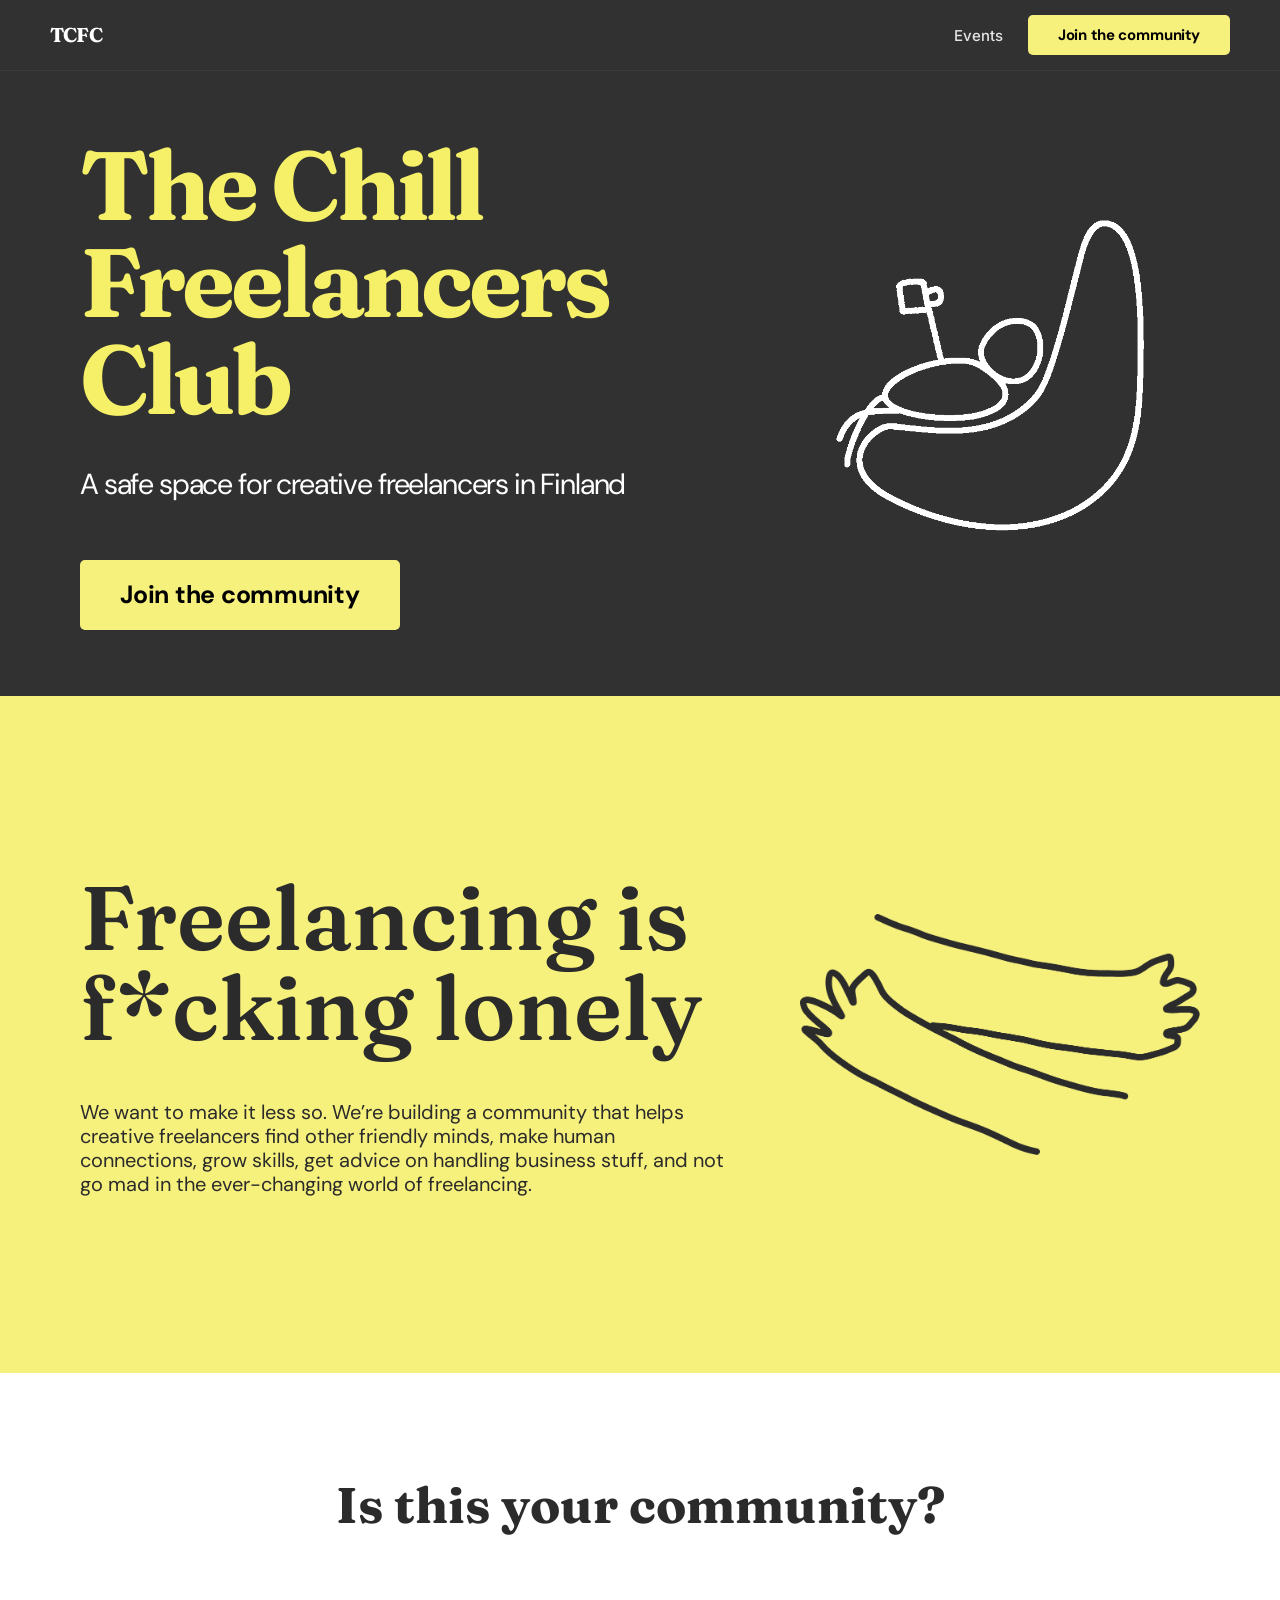
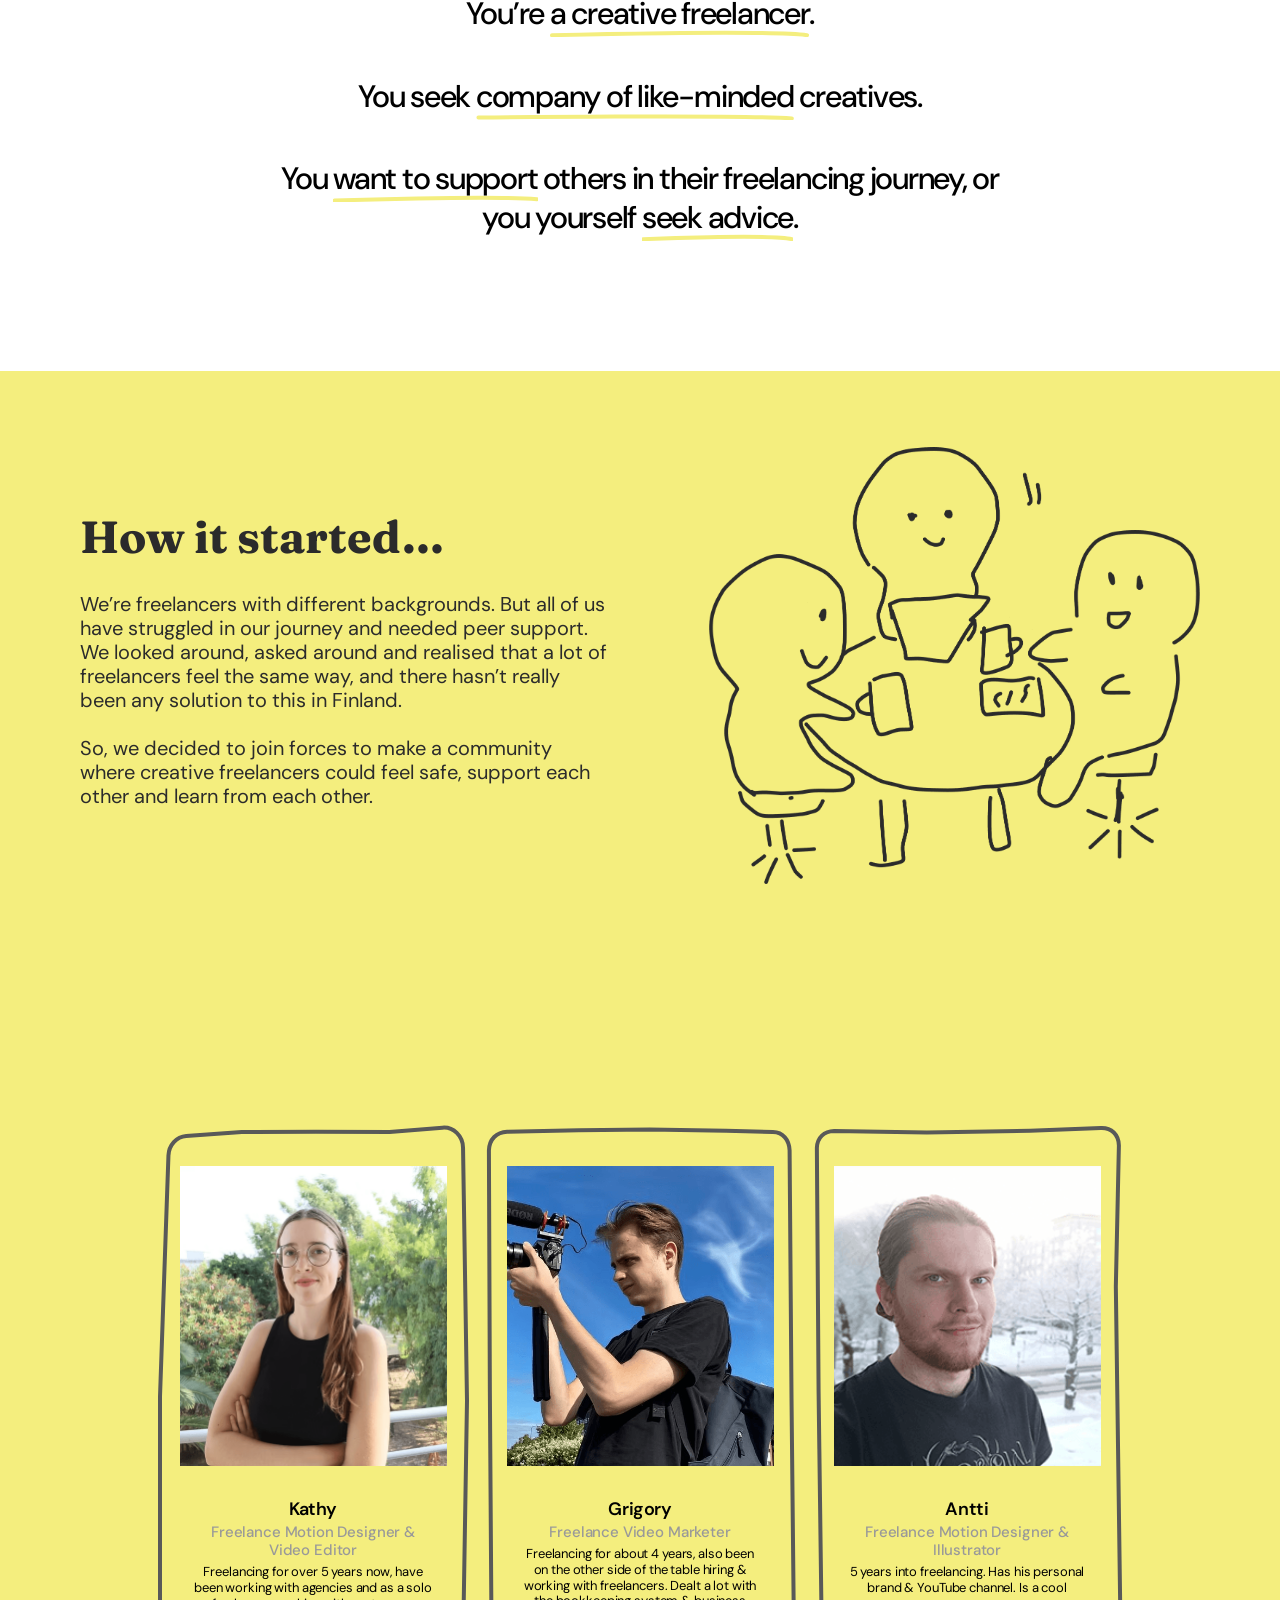
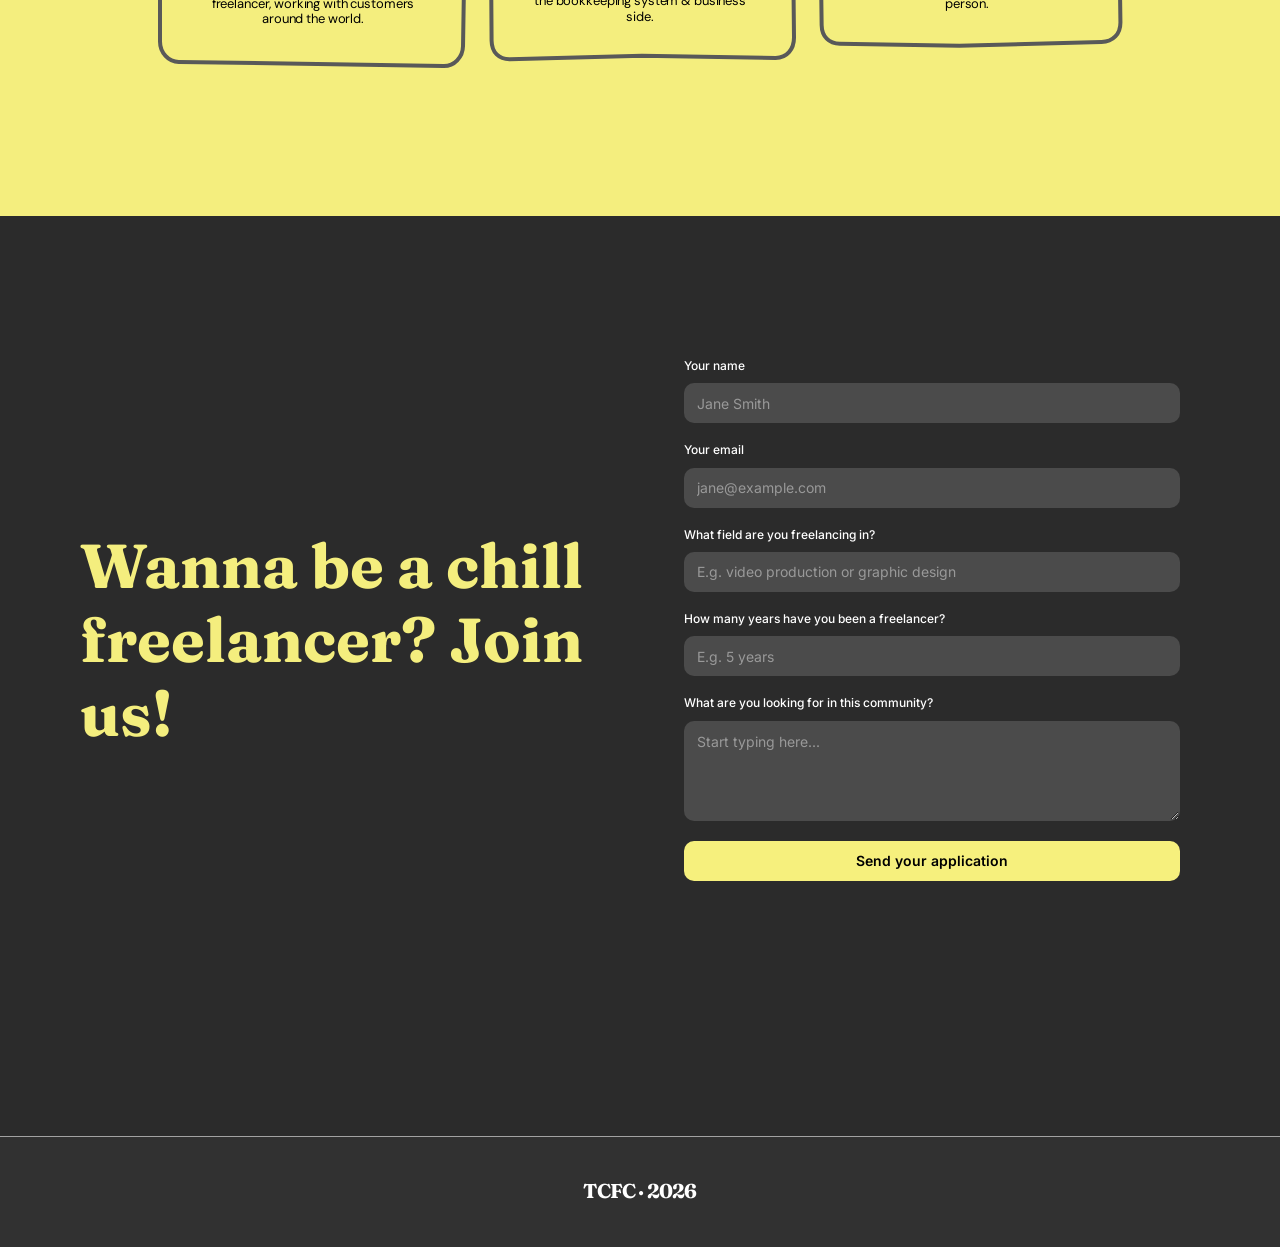
<file: index.html>
<!doctype html>
<html lang="en">
<head>
  <meta charset="utf-8">
  <meta name="viewport" content="width=device-width, initial-scale=1">
  <title>The Chill Freelancers Club</title>
  <meta name="description" content="A safe space for creative freelancers — to feel less lonely and help each other.">
  <link rel="canonical" href="https://www.chillfreelancers.com/">
  <meta name="theme-color" content="#313131">

  <meta property="og:type" content="website">
  <meta property="og:site_name" content="The Chill Freelancers Club">
  <meta property="og:title" content="The Chill Freelancers Club">
  <meta property="og:description" content="A safe space for creative freelancers — to feel less lonely and help each other.">
  <meta property="og:url" content="https://www.chillfreelancers.com/">
  <meta property="og:image" content="https://www.chillfreelancers.com/assets/og-image.png">
  <meta property="og:image:width" content="1200">
  <meta property="og:image:height" content="630">
  <meta name="twitter:card" content="summary_large_image">

  <link rel="icon" href="favicon.svg" type="image/svg+xml">
  <link rel="apple-touch-icon" href="assets/apple-touch-icon.png">

  <link rel="preconnect" href="https://fonts.googleapis.com">
  <link rel="preconnect" href="https://fonts.gstatic.com" crossorigin>
  <link href="https://fonts.googleapis.com/css2?family=DM+Sans:wght@400;500;600;700&family=Fraunces:opsz,wght@9..144,600;9..144,700&family=Inter:wght@400;500;600&display=swap" rel="stylesheet">
  <link rel="stylesheet" href="styles.css">
  <script>document.documentElement.classList.add('js')</script>
  <script src="main.js" defer></script>
</head>
<body>
<a class="skip-link" href="#main">Skip to content</a>

<header class="nav">
  <div class="nav__bar">
    <button class="nav__toggle" type="button" aria-label="Open menu" aria-expanded="false" aria-controls="nav-menu"><span></span><span></span></button>
    <a href="./" class="logo" aria-label="The Chill Freelancers Club — home">TCFC</a>
    <nav class="nav__menu" id="nav-menu" aria-label="Main">
      <a href="events.html" class="nav__link">Events</a>
      <a href="#join-the-community" class="btn btn--sm">Join the community</a>
    </nav>
  </div>
</header>

<main id="main">
  <!-- 1. Hero -->
  <section class="hero section">
    <div class="container split">
      <div class="hero__text">
        <h1 class="display">The Chill Freelancers Club</h1>
        <p class="hero__sub">A safe space for creative freelancers in Finland</p>
        <a href="#join-the-community" class="btn btn--lg">Join the community</a>
      </div>
      <img class="hero__art" src="assets/hero-beanbag.gif" alt="" width="411" height="411" fetchpriority="high">
    </div>
  </section>

  <!-- 2. Lonely -->
  <section class="lonely section on-light">
    <div class="container split">
      <div class="lonely__text prose reveal">
        <h2>Freelancing is f*cking lonely</h2>
        <p>We want to make it less so. We’re building a community that helps creative freelancers find other friendly minds, make human connections, grow skills, get advice on handling business stuff, and not go mad in the ever-changing world of freelancing.</p>
      </div>
      <img class="lonely__art reveal" src="assets/hug-arms.png" alt="" width="400" height="241" loading="lazy">
    </div>
  </section>

  <!-- 3. Is this your community? -->
  <section class="fit section on-light">
    <div class="container">
      <h2 class="h2 reveal">Is this your community?</h2>
      <ul class="fit__list">
        <li class="reveal">You’re <span class="scribble">a creative freelancer</span>.</li>
        <li class="reveal">You seek <span class="scribble scribble--b">company of like-minded</span> creatives.</li>
        <li class="reveal">You <span class="scribble scribble--c">want to support</span> others in their freelancing journey, or you yourself <span class="scribble">seek advice</span>.</li>
      </ul>
    </div>
  </section>

  <!-- 4. How it started -->
  <section class="story section on-light">
    <div class="container split">
      <div class="story__text prose reveal">
        <h2 class="h2">How it started…</h2>
        <p>We’re freelancers with different backgrounds. But all of us have struggled in our journey and needed peer support. We looked around, asked around and realised that a lot of freelancers feel the same way, and there hasn’t really been any solution to this in Finland.</p>
        <p>So, we decided to join forces to make a community where creative freelancers could feel safe, support each other and learn from each other.</p>
      </div>
      <img class="story__art reveal" src="assets/table-friends.png" alt="" width="532" height="478" loading="lazy">
    </div>
  </section>

  <!-- 5. Who we are -->
  <section class="team section on-light">
    <h2 class="h2 reveal">Who we are</h2>
    <ul class="cards">
      <li class="card reveal">
        <svg class="card__frame" viewBox="0 0 321 529.416" preserveAspectRatio="none" aria-hidden="true" focusable="false"><path d="M 8.828 29.055 C 9.21 18.839 17.236 10.556 27.435 9.851 L 85.5 5.837 L 163 5.545 L 240 5.837 L 295.336 1.615 C 306.816 0.739 316.662 9.711 316.855 21.222 L 321 269.086 L 316.845 509.47 C 316.654 520.494 307.577 529.285 296.553 529.122 L 19.705 525.037 C 8.776 524.876 0 515.97 0 505.04 L 0 265 Z"/></svg>
        <img class="card__photo" src="assets/team-kathy.png" alt="Kathy" width="267" height="300" loading="lazy">
        <div class="card__meta">
          <h3>Kathy</h3>
          <p class="card__role">Freelance Motion Designer &amp; Video Editor</p>
          <p class="card__bio">Freelancing for over 5 years now, have been working with agencies and as a solo freelancer, working with customers around the world.</p>
        </div>
      </li>
      <li class="card reveal">
        <svg class="card__frame" viewBox="0 0 321 529.416" preserveAspectRatio="none" aria-hidden="true" focusable="false"><path d="M 2 24 C 2.4 13 10 6 21 5.6 L 96 4.2 L 170 3.4 L 250 4.6 L 299 6 C 309.5 6.3 316 13.4 316.4 24 L 318.4 268 L 321 503 C 321.2 515 313.4 523.6 301.6 523.5 L 162 521.4 L 24 524.8 C 12.4 525 5 518 4.8 506.6 L 3 262 Z"/></svg>
        <img class="card__photo card__photo--grigory" src="assets/team-grigory.png" alt="Grigory" width="267" height="300" loading="lazy">
        <div class="card__meta">
          <h3>Grigory</h3>
          <p class="card__role">Freelance Video Marketer</p>
          <p class="card__bio">Freelancing for about 4 years, also been on the other side of the table hiring &amp; working with freelancers. Dealt a lot with the bookkeeping system &amp; business side.</p>
        </div>
      </li>
      <li class="card reveal">
        <svg class="card__frame" viewBox="0 0 321 529.416" preserveAspectRatio="none" aria-hidden="true" focusable="false"><path d="M 3 22 C 3.4 11.6 10.6 5.2 21 5 L 118 6.6 L 226 4.8 L 300 2 C 311 1.6 318.6 8.6 318.8 19.6 L 315.6 162 L 320.4 500.4 C 320.6 512.6 312.6 520.4 300.6 520.6 L 152 524.4 L 27 522.4 C 15.6 522.2 8.2 515 8 503.6 L 4.8 268 Z"/></svg>
        <img class="card__photo" src="assets/team-antti.png" alt="Antti" width="267" height="300" loading="lazy">
        <div class="card__meta">
          <h3>Antti</h3>
          <p class="card__role">Freelance Motion Designer &amp; Illustrator</p>
          <p class="card__bio">5 years into freelancing. Has his personal brand &amp; YouTube channel. Is a cool person.</p>
        </div>
      </li>
    </ul>
  </section>

  <!-- 6. Join -->
  <section class="join section" id="join-the-community" aria-labelledby="join-title">
    <div class="container split">
      <h2 class="display reveal" id="join-title">Wanna be a chill freelancer? Join us!</h2>

      <!--
        data-endpoint = your Google Apps Script web app URL (see README.md → "Form backend").
        It ends in /exec.
      -->
      <form class="form" id="join-form" novalidate
            data-endpoint="">
        <div class="field">
          <label for="f-name">Your name</label>
          <input id="f-name" type="text" name="Name" placeholder="Jane Smith" autocomplete="name" required maxlength="200">
        </div>
        <div class="field">
          <label for="f-email">Your email</label>
          <input id="f-email" type="email" name="Email" placeholder="jane@example.com" autocomplete="email" required maxlength="200">
        </div>
        <div class="field">
          <label for="f-field">What field are you freelancing in?</label>
          <input id="f-field" type="text" name="What field" placeholder="E.g. video production or graphic design" maxlength="300">
        </div>
        <div class="field">
          <label for="f-years">How many years have you been a freelancer?</label>
          <input id="f-years" type="text" name="How long" placeholder="E.g. 5 years" maxlength="100">
        </div>
        <div class="field">
          <label for="f-purpose">What are you looking for in this community?</label>
          <textarea id="f-purpose" name="Purpose" placeholder="Start typing here..." maxlength="3000"></textarea>
        </div>
        <!-- Honeypot: humans never see or fill this -->
        <div class="hp" aria-hidden="true">
          <label for="f-website">Leave this empty</label>
          <input id="f-website" type="text" name="_website" tabindex="-1" autocomplete="off">
        </div>
        <button type="submit" class="btn">Send your application</button>
        <p class="form__status" role="status" aria-live="polite"></p>
      </form>

      <div class="form-done" id="join-done" tabindex="-1" hidden>
        <p>Thanks — we’ll be in touch!</p>
        <p>Your application is in. Keep an eye on your inbox.</p>
      </div>
    </div>
  </section>
</main>

<footer class="footer">
  <span class="logo">TCFC · <span data-year>2026</span></span>
</footer>
</body>
</html>
</file>
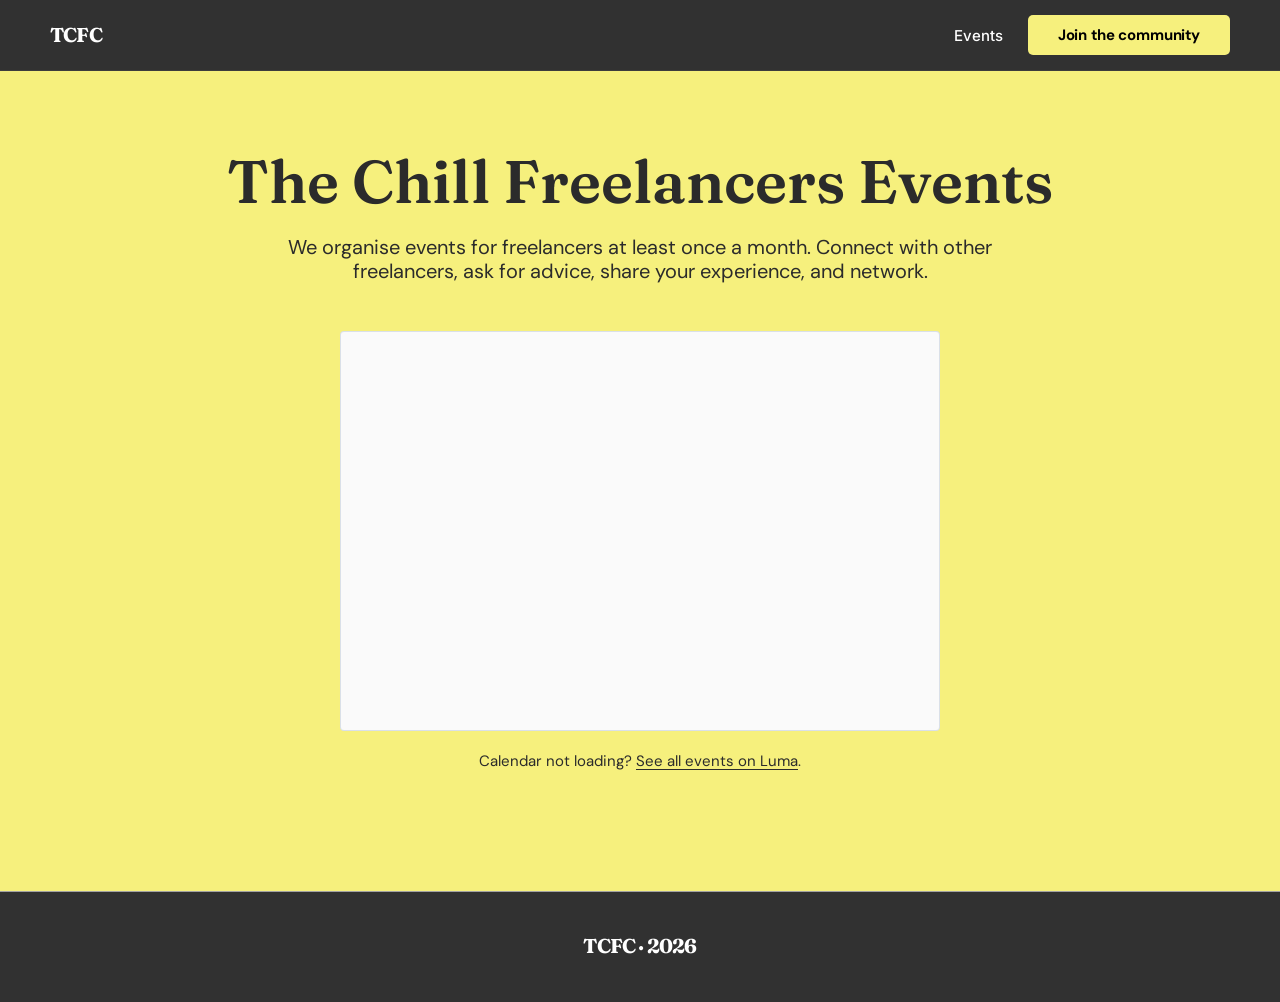
<file: events.html>
<!doctype html>
<html lang="en">
<head>
  <meta charset="utf-8">
  <meta name="viewport" content="width=device-width, initial-scale=1">
  <title>Events — The Chill Freelancers Club</title>
  <meta name="description" content="Monthly events for creative freelancers in Finland. Connect with other freelancers, ask for advice, share your experience, and network.">
  <link rel="canonical" href="https://www.chillfreelancers.com/events">
  <meta name="theme-color" content="#313131">

  <meta property="og:type" content="website">
  <meta property="og:site_name" content="The Chill Freelancers Club">
  <meta property="og:title" content="The Chill Freelancers Events">
  <meta property="og:description" content="We organise events for freelancers at least once a month.">
  <meta property="og:url" content="https://www.chillfreelancers.com/events">
  <meta property="og:image" content="https://www.chillfreelancers.com/assets/og-image.png">
  <meta property="og:image:width" content="1200">
  <meta property="og:image:height" content="630">
  <meta name="twitter:card" content="summary_large_image">

  <link rel="icon" href="favicon.svg" type="image/svg+xml">
  <link rel="apple-touch-icon" href="assets/apple-touch-icon.png">

  <link rel="preconnect" href="https://fonts.googleapis.com">
  <link rel="preconnect" href="https://fonts.gstatic.com" crossorigin>
  <link href="https://fonts.googleapis.com/css2?family=DM+Sans:wght@400;500;600;700&family=Fraunces:opsz,wght@9..144,600;9..144,700&family=Inter:wght@400;500;600&display=swap" rel="stylesheet">
  <link rel="stylesheet" href="styles.css">
  <script>document.documentElement.classList.add('js')</script>
  <script src="main.js" defer></script>
</head>
<body>
<a class="skip-link" href="#main">Skip to content</a>

<header class="nav">
  <div class="nav__bar">
    <button class="nav__toggle" type="button" aria-label="Open menu" aria-expanded="false" aria-controls="nav-menu"><span></span><span></span></button>
    <a href="./" class="logo" aria-label="The Chill Freelancers Club — home">TCFC</a>
    <nav class="nav__menu" id="nav-menu" aria-label="Main">
      <a href="events.html" class="nav__link" aria-current="page">Events</a>
      <a href="./#join-the-community" class="btn btn--sm">Join the community</a>
    </nav>
  </div>
</header>

<main id="main" class="events on-light">
  <h1>The Chill Freelancers Events</h1>
  <p class="events__intro">We organise events for freelancers at least once a month. Connect with other freelancers, ask for advice, share your experience, and network.</p>
  <iframe src="https://luma.com/embed/calendar/cal-A2dwFnQTrIufWtY/events" title="Upcoming Chill Freelancers events on Luma" width="600" height="400" loading="lazy" allowfullscreen></iframe>
  <p class="events__fallback">Calendar not loading? <a href="https://luma.com/calendar/cal-A2dwFnQTrIufWtY" target="_blank" rel="noopener">See all events on Luma</a>.</p>
</main>

<footer class="footer">
  <span class="logo">TCFC · <span data-year>2026</span></span>
</footer>
</body>
</html>
</file>
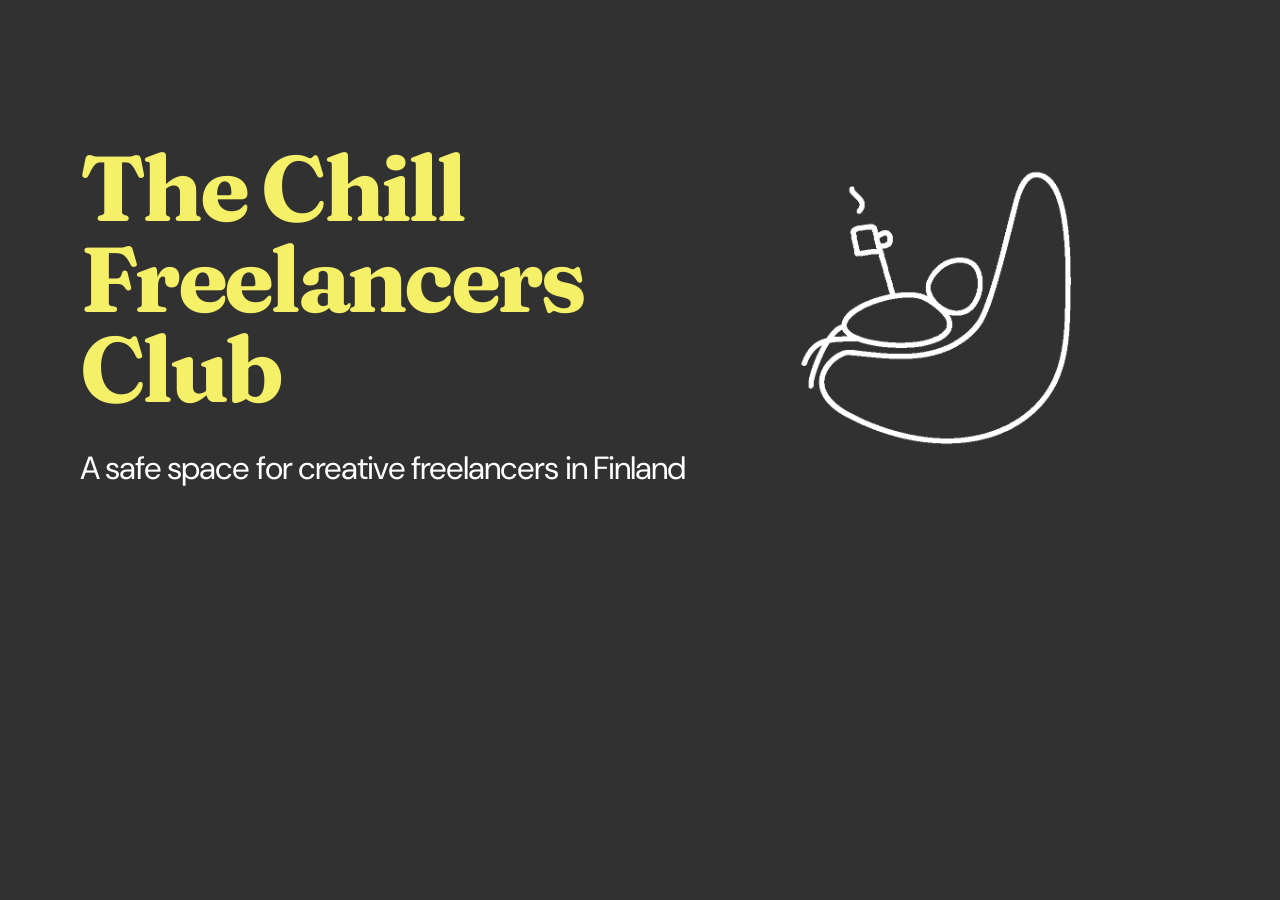
<file: tools/og-image.html>
<!doctype html>
<!-- Source for assets/og-image.png (1200x630). Re-render with tools/render-images.sh -->
<html><head><meta charset="utf-8">
<link href="https://fonts.googleapis.com/css2?family=DM+Sans:wght@400&family=Fraunces:opsz,wght@9..144,700&display=swap" rel="stylesheet">
<style>
  html,body{margin:0;width:1200px;height:630px;overflow:hidden;background:#313131}
  .wrap{display:flex;align-items:center;justify-content:space-between;height:100%;padding:0 80px;box-sizing:border-box}
  h1{font:700 92px/0.98 Fraunces,serif;font-variation-settings:"opsz" 14;letter-spacing:-0.04em;color:#f5f068;margin:0}
  p{font:400 32px/1.15 "DM Sans",sans-serif;letter-spacing:-0.03em;color:#fff;margin:36px 0 0}
  img{width:360px;flex:none}
</style></head>
<body><div class="wrap">
  <div><h1>The Chill<br>Freelancers<br>Club</h1><p>A safe space for creative freelancers in Finland</p></div>
  <img src="../assets/hero-beanbag.gif" alt="">
</div></body></html>
</file>
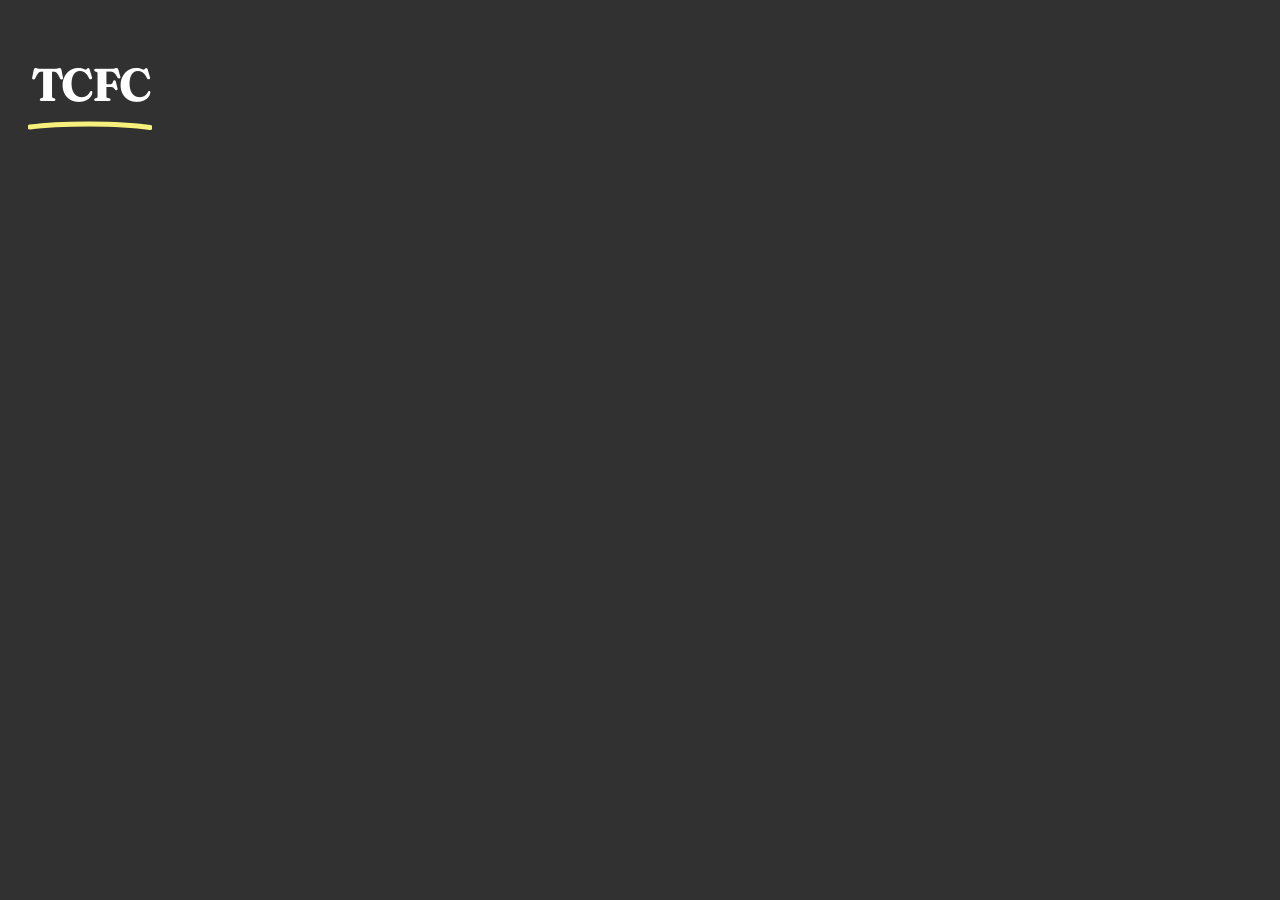
<file: tools/touch-icon.html>
<!doctype html>
<!-- Source for assets/apple-touch-icon.png (180x180). Re-render with tools/render-images.sh -->
<html><head><meta charset="utf-8">
<link href="https://fonts.googleapis.com/css2?family=Fraunces:opsz,wght@9..144,700&display=swap" rel="stylesheet">
<style>
  html,body{margin:0;width:180px;height:180px;overflow:hidden;background:#313131}
  div{position:relative;height:100%;display:flex;align-items:center;justify-content:center}
  span{font:700 46px/1 Fraunces,serif;font-variation-settings:"opsz" 14;letter-spacing:-0.05em;color:#fff;margin-top:-10px}
  svg{position:absolute;left:28px;right:28px;bottom:50px;width:124px;height:10px}
</style></head>
<body><div><span>TCFC</span>
<svg viewBox="0 0 124 10" preserveAspectRatio="none"><path d="M2 7 C 30 3, 90 2.5, 122 7.5" fill="none" stroke="#f6f07d" stroke-width="5" stroke-linecap="round"/></svg>
</div></body></html>
</file>
<file: styles.css>
/* The Chill Freelancers Club
   Breakpoints follow the old Framer layouts:
   Desktop ≥1170 · Tablet 810–1169 · Phone ≤809 */

:root {
  --ink: #2b2b2b;
  --charcoal: #313131;
  --yellow: #f6f07d;
  --yellow-soft: #f4ee7e;
  --yellow-title: #f5f068;
  --white: #ffffff;
  --muted: #999999;
  --nav-link: #e5e5e5;
  --card-stroke: #595959;
  --input-bg: rgba(255, 255, 255, 0.15);

  --serif: "Fraunces", Georgia, "Times New Roman", serif;
  --sans: "DM Sans", system-ui, -apple-system, "Segoe UI", sans-serif;
  --ui: "Inter", system-ui, -apple-system, "Segoe UI", sans-serif;

  --maxw: 1182px;
  --gutter: 80px;
  --nav-h: 70px;
}

/* ---------- Base ---------- */
*, *::before, *::after { box-sizing: border-box; }
* { margin: 0; padding: 0; }
html { scroll-behavior: smooth; scroll-padding-top: var(--nav-h); -webkit-text-size-adjust: 100%; }
body {
  font-family: var(--sans);
  color: var(--ink);
  background: var(--charcoal);
  -webkit-font-smoothing: antialiased;
  -moz-osx-font-smoothing: grayscale;
  text-rendering: optimizeLegibility;
}
img { display: block; max-width: 100%; height: auto; }
a { color: inherit; text-decoration: none; }
button, input, textarea { font: inherit; }

:focus-visible { outline: 3px solid var(--yellow); outline-offset: 3px; border-radius: 4px; }
.on-light :focus-visible, .on-light:focus-visible { outline-color: var(--ink); }

.skip-link {
  position: absolute; left: 12px; top: -60px; z-index: 100;
  background: var(--yellow); color: #000; padding: 10px 16px; border-radius: 5px;
  font-weight: 700; transition: top .15s ease;
}
.skip-link:focus { top: 12px; }

.visually-hidden {
  position: absolute !important; width: 1px; height: 1px; padding: 0; margin: -1px;
  overflow: hidden; clip: rect(0 0 0 0); white-space: nowrap; border: 0;
}

.container { width: 100%; max-width: var(--maxw); margin-inline: auto; }
.section { padding-inline: var(--gutter); }
.split { display: flex; align-items: center; justify-content: space-between; }

/* Fraunces is variable; the Framer site rendered its small optical size (chunkier,
   wider letters). Pin it so big headings don't switch to the condensed display cut. */
.display, .h2, .logo, .lonely h2, .events h1, .form-done p:first-child { font-variation-settings: "opsz" 14; }
.display { font-family: var(--serif); font-weight: 700; }
.h2 { font-family: var(--serif); font-weight: 700; font-size: 45px; line-height: 54px; color: var(--ink); }
.prose p { font-size: 20px; line-height: 24px; }
.prose p + p { margin-top: 24px; }

/* ---------- Buttons ---------- */
.btn {
  display: inline-flex; align-items: center; justify-content: center;
  background: var(--yellow); color: #000;
  font-family: var(--sans); font-weight: 700; letter-spacing: -0.01em; white-space: nowrap;
  border: 0; border-radius: 5px; cursor: pointer;
  transition: transform .15s ease, filter .15s ease, box-shadow .15s ease;
}
.btn:hover { filter: brightness(1.04); transform: translateY(-1px); box-shadow: 0 4px 14px rgba(0,0,0,.18); }
.btn:active { transform: translateY(0); box-shadow: none; }
.btn--sm { height: 40px; padding: 0 30px; font-size: 15px; }
.btn--lg { height: 70px; padding: 0 40px; font-size: 25px; }

/* ---------- Nav ---------- */
.nav {
  position: sticky; top: 0; z-index: 50;
  background: var(--charcoal);
  border-bottom: 1px solid rgba(255, 255, 255, 0.06);
}
.nav__bar {
  height: var(--nav-h); padding: 12px 50px;
  display: flex; align-items: center; justify-content: space-between;
}
.logo {
  font-family: var(--serif); font-weight: 700; font-size: 20px; line-height: 20px;
  letter-spacing: -0.04em; color: var(--white);
}
.nav__menu { display: flex; align-items: center; gap: 25px; }
.nav__link { font-family: var(--ui); font-weight: 500; font-size: 15px; color: var(--nav-link); transition: color .15s; }
.nav__link:hover, .nav__link[aria-current="page"] { color: var(--white); }
.nav__toggle {
  display: none; width: 44px; height: 44px; margin-left: -10px;
  background: none; border: 0; cursor: pointer; position: relative;
}
.nav__toggle span {
  position: absolute; left: 11px; width: 22px; height: 2px; border-radius: 2px;
  background: var(--white); transition: transform .2s ease, top .2s ease;
}
.nav__toggle span:first-child { top: 17px; }
.nav__toggle span:last-child { top: 25px; }
.nav.is-open .nav__toggle span:first-child { top: 21px; transform: rotate(45deg); }
.nav.is-open .nav__toggle span:last-child { top: 21px; transform: rotate(-45deg); }

/* ---------- 1. Hero ---------- */
.hero { background: var(--charcoal); padding-block: 66px; }
.hero .split { gap: 55px; }
.hero__text { flex: 0 1 716px; display: flex; flex-direction: column; align-items: flex-start; }
.hero h1 { font-size: 97px; line-height: 1; letter-spacing: -0.04em; color: var(--yellow-title); }
.hero__sub { margin-top: 41px; font-size: 29px; line-height: 1.1; letter-spacing: -0.04em; color: var(--white); }
.hero .btn { margin-top: 59px; }
.hero__art { flex: 0 0 auto; width: 411px; }

/* ---------- 2. Lonely ---------- */
.lonely { background: var(--yellow); padding-block: 177px; }
.lonely .split { gap: 55px; }
.lonely__text { flex: 0 1 650px; }
.lonely h2 { font-family: var(--serif); font-weight: 600; font-size: 90px; line-height: 1; margin-bottom: 47px; color: var(--ink); }
.lonely__art { flex: 0 0 auto; width: 400px; }

/* ---------- 3. Is this your community? ---------- */
.fit { background: var(--white); padding-block: 102px 133px; text-align: center; }
.fit h2 { font-size: 50px; line-height: 60px; }
.fit__list { list-style: none; margin: 60px auto 0; max-width: 768px; display: grid; gap: 44px; }
.fit__list li { font-size: 31px; line-height: 1.25; font-weight: 500; letter-spacing: -0.04em; color: #000; }

/* Hand-drawn underline that stays attached to its words, even when they wrap */
.scribble {
  padding-bottom: 3px;
  background: url("data:image/svg+xml,%3Csvg xmlns='http://www.w3.org/2000/svg' viewBox='0 0 260 8' preserveAspectRatio='none'%3E%3Cpath d='M2 6.2C2 6.2 220 0.8 258 6.2' fill='none' stroke='%23f4ee7e' stroke-width='4' stroke-linecap='round' vector-effect='non-scaling-stroke'/%3E%3C/svg%3E")
    left bottom / 100% 8px no-repeat;
  -webkit-box-decoration-break: clone;
  box-decoration-break: clone;
}
.scribble--b { background-image: url("data:image/svg+xml,%3Csvg xmlns='http://www.w3.org/2000/svg' viewBox='0 0 260 8' preserveAspectRatio='none'%3E%3Cpath d='M2 5.6C2 5.6 214 2.4 258 6.4' fill='none' stroke='%23f4ee7e' stroke-width='4' stroke-linecap='round' vector-effect='non-scaling-stroke'/%3E%3C/svg%3E"); }
.scribble--c { background-image: url("data:image/svg+xml,%3Csvg xmlns='http://www.w3.org/2000/svg' viewBox='0 0 260 8' preserveAspectRatio='none'%3E%3Cpath d='M2 6.6C2 6.6 196 1.4 258 5.2' fill='none' stroke='%23f4ee7e' stroke-width='4' stroke-linecap='round' vector-effect='non-scaling-stroke'/%3E%3C/svg%3E"); }

/* ---------- 4. How it started ---------- */
.story { background: var(--yellow-soft); padding-block: 63px; }
.story .split { gap: 88px; }
.story__text { flex: 0 1 562px; }
.story h2 { margin-bottom: 28px; }
.story__art { flex: 0 1 532px; min-width: 0; }

/* ---------- 5. Who we are ---------- */
.team { background: var(--yellow-soft); padding-block: 69px 149px; text-align: center; }
.cards {
  list-style: none; margin: 56px auto 0;
  display: grid; grid-template-columns: repeat(3, 307px); justify-content: center; align-items: start; gap: 20px;
}
.card { position: relative; padding: 40px 20px; display: flex; flex-direction: column; align-items: center; }
.card__frame { position: absolute; inset: 0; width: 100%; height: 100%; overflow: visible; pointer-events: none; }
.card__frame path { fill: none; stroke: var(--card-stroke); stroke-width: 4; stroke-linejoin: round; vector-effect: non-scaling-stroke; }
.card__photo { width: 267px; max-width: 100%; aspect-ratio: 267 / 300; object-fit: cover; background: rgba(0,0,0,.06); }
.card__photo--grigory { object-position: 62% 50%; }
.card__meta { margin-top: 34px; max-width: 240px; display: flex; flex-direction: column; gap: 5px; }
.card h3 { font-size: 18px; line-height: 18px; font-weight: 600; letter-spacing: -0.02em; color: #000; }
.card__role { font-size: 15px; line-height: 18px; font-weight: 500; letter-spacing: -0.01em; color: var(--muted); }
.card__bio { font-size: 13px; line-height: 15.6px; letter-spacing: -0.01em; color: #000; }

/* ---------- 6. Join ---------- */
.join { background: var(--ink); padding-block: 123px 195px; }
.join .split { gap: 55px; }
.join h2 { flex: 0 1 591px; font-size: 62px; line-height: 74px; color: var(--yellow-soft); }
.form { flex: 0 0 536px; padding: 20px; display: flex; flex-direction: column; gap: 20px; font-family: var(--ui); }
.field { display: flex; flex-direction: column; gap: 10px; }
.field label { font-size: 12px; line-height: 14.4px; font-weight: 500; color: var(--white); }
.field input, .field textarea {
  width: 100%; height: 40px; padding: 12px;
  font: 400 14px/16px var(--ui); color: var(--white);
  background: var(--input-bg); border: 1px solid transparent; border-radius: 10px;
  transition: border-color .15s, background-color .15s;
}
.field textarea { height: 100px; resize: vertical; min-height: 70px; }
.field input::placeholder, .field textarea::placeholder { color: var(--muted); opacity: 1; }
.field input:focus, .field textarea:focus { outline: none; border-color: var(--yellow); background: rgba(255,255,255,.18); }
.field input:user-invalid { border-color: #ff9b8a; }
.form .btn { width: 100%; height: 40px; border-radius: 10px; font: 600 14px var(--ui); letter-spacing: 0; }
.form .btn[disabled] { opacity: .6; cursor: progress; transform: none; box-shadow: none; }
.hp { position: absolute; left: -10000px; width: 1px; height: 1px; overflow: hidden; }
.form__status { font-size: 14px; line-height: 20px; min-height: 20px; color: var(--white); }
.form__status.is-error { color: #ffb4a8; }
.form-done { flex: 0 0 536px; padding: 20px; color: var(--white); }
.form-done p:first-child { font-family: var(--serif); font-weight: 700; font-size: 32px; line-height: 1.2; color: var(--yellow-soft); }
.form-done p + p { margin-top: 12px; font-size: 18px; line-height: 1.4; }

/* ---------- Footer ---------- */
.footer { background: var(--charcoal); padding: 44px 20px; text-align: center; border-top: 1px solid rgba(255, 255, 255, 0.55); }

/* ---------- Events page ---------- */
.events { background: var(--yellow); padding: 80px 20px 120px; text-align: center; min-height: calc(100vh - var(--nav-h) - 109px); }
.events h1 { font-family: var(--serif); font-weight: 600; font-size: 60px; line-height: 1; color: var(--ink); }
.events__intro { max-width: 720px; margin: 24px auto 48px; font-size: 20px; line-height: 24px; color: var(--ink); }
.events iframe {
  display: block; width: 100%; max-width: 600px; height: 400px; margin: 0 auto;
  border: 1px solid #bfcbda88; border-radius: 4px; background: #fafafa;
}
.events__fallback { margin-top: 20px; font-size: 15px; }
.events__fallback a { text-decoration: underline; text-underline-offset: 3px; }

/* ---------- Appear-on-scroll (only when JS is running) ---------- */
.js .reveal { opacity: 0; transform: translateY(24px); transition: opacity .7s ease, transform .7s cubic-bezier(.2,.7,.2,1); }
.js .reveal.is-visible { opacity: 1; transform: none; }

/* =========================================================
   Tablet 810–1169
   ========================================================= */
@media (max-width: 1169px) {
  .hero { padding-block: 128px; }
  .hero .split, .lonely .split { flex-direction: column; align-items: flex-start; gap: 64px; }
  .hero__text, .lonely__text { flex: none; width: 100%; }
  .hero h1 { font-size: 130px; line-height: 1; }
  .hero__sub { font-size: 30px; }
  .hero__art, .lonely__art { align-self: center; }

  .lonely { padding-block: 113px; }

  .fit { padding-block: 175px; }

  .story { padding-block: 149px 118px; }
  .story .split { gap: 48px; }
  .story__text { flex: 1 1 0; }
  .story__art { flex: 0 1 42%; }

  .cards { grid-template-columns: minmax(0, 340px); gap: 32px; }

  .join .split { gap: 40px; }
  .join h2 { flex: 1 1 0; font-size: 48px; line-height: 58px; }
  .form, .form-done { flex: 0 1 400px; padding-inline: 0; }
}

/* =========================================================
   Phone ≤809
   ========================================================= */
@media (max-width: 809px) {
  :root { --gutter: 20px; --nav-h: 64px; }

  .nav__bar { height: auto; min-height: var(--nav-h); padding: 10px 20px; flex-wrap: wrap; }
  .nav__toggle { display: block; }
  .nav__bar .logo { order: 2; }
  .nav__menu {
    order: 3; width: 100%;
    display: none; flex-direction: column; align-items: flex-start; gap: 20px;
    padding: 12px 50px 26px;
  }
  .nav.is-open .nav__menu { display: flex; }
  .nav__link { font-size: 17px; }

  .split, .hero .split, .lonely .split, .story .split, .join .split {
    flex-direction: column; align-items: stretch; gap: 48px;
  }
  .hero__text, .lonely__text, .story__text, .join h2 { flex: none; width: 100%; }

  .hero { padding-block: 91px; }
  .hero h1 { font-size: 60px; line-height: 60px; }
  .hero__sub { font-size: 26px; line-height: 26px; margin-top: 32px; }
  .hero .btn { margin-top: 44px; }
  .btn--lg { height: 60px; padding: 0 32px; font-size: 21px; }
  .hero__art { width: min(100%, 320px); }

  .lonely { padding-block: 174px; }
  .lonely h2 { font-size: 50px; line-height: 50px; margin-bottom: 36px; }
  .lonely__art { width: min(100%, 340px); }

  .fit { padding-block: 175px; }
  .fit h2 { font-size: 50px; line-height: 60px; }
  .fit__list { margin-top: 48px; }
  .fit__list li { font-size: 31px; line-height: 1.3; }

  .story { padding-block: 73px; }
  .story__art { flex: none; width: min(100%, 360px); align-self: center; }

  .team { padding-block: 73px 120px; }
  .cards { grid-template-columns: minmax(0, 350px); gap: 40px; margin-top: 44px; }
  .card__photo { width: 100%; }
  .card__meta { max-width: 260px; }

  .join { padding-block: 126px; }
  .join h2 { font-size: 40px; line-height: 48px; }
  .form, .form-done { flex: none; width: 100%; padding: 20px; }

  .footer { text-align: left; }

  .events { padding-top: 64px; }
  .events h1 { font-size: 44px; line-height: 1.05; }
  .events iframe { height: 450px; }
}

@media (prefers-reduced-motion: reduce) {
  html { scroll-behavior: auto; }
  *, *::before, *::after { transition: none !important; animation: none !important; }
  .js .reveal { opacity: 1; transform: none; }
}
</file>
